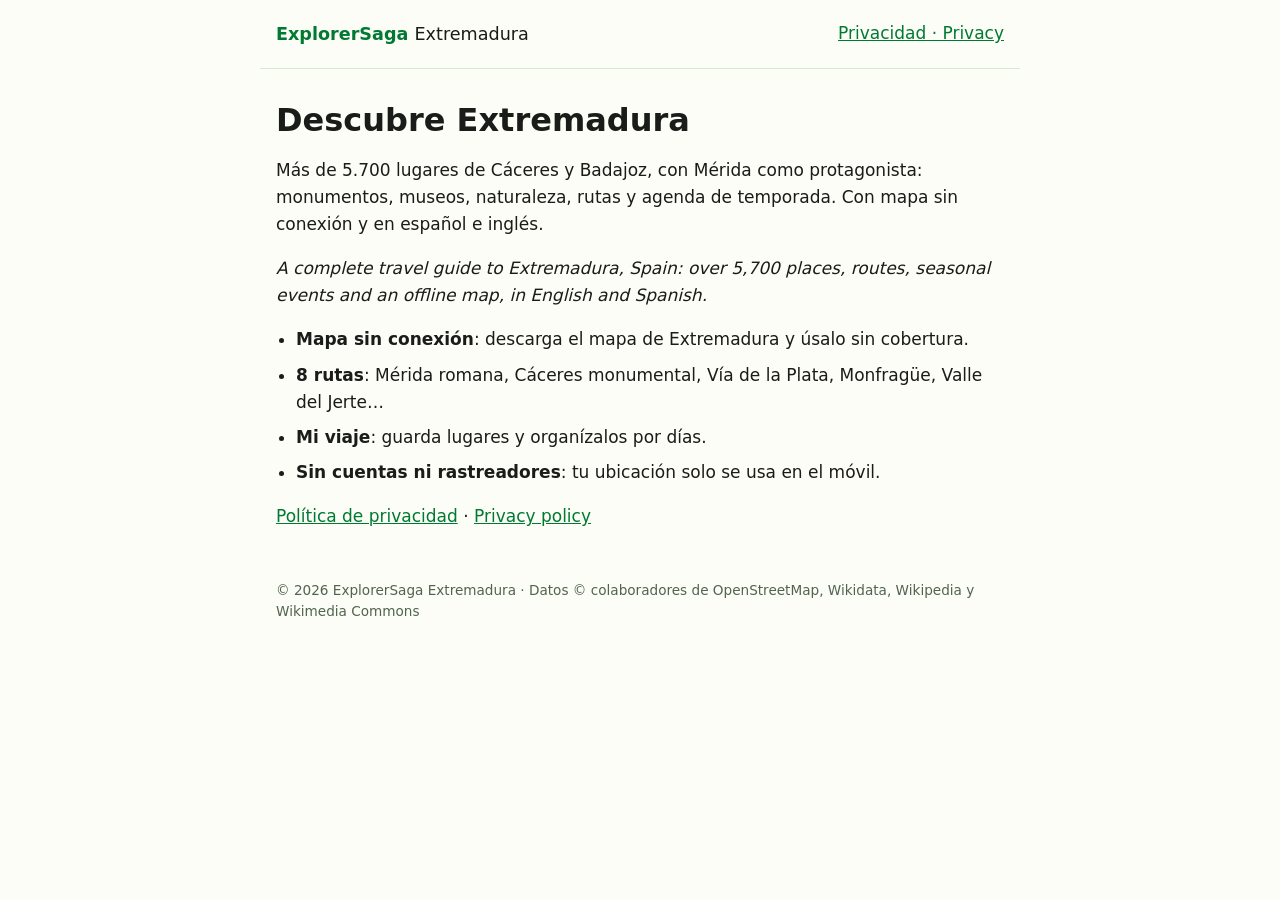
<file: docs/index.html>
<!doctype html>
<html lang="es">
<head>
  <meta charset="utf-8">
  <meta name="viewport" content="width=device-width, initial-scale=1">
  <title>ExplorerSaga Extremadura</title>
  <meta name="description" content="Guía turística de toda Extremadura para Android: monumentos, rutas, mapa sin conexión y agenda de temporada.">
  <link rel="stylesheet" href="style.css">
</head>
<body>
  <header>
    <a class="brand" href="./">ExplorerSaga <span>Extremadura</span></a>
    <nav><a href="privacy/">Privacidad · Privacy</a></nav>
  </header>

  <main>
    <section class="hero">
      <h1>Descubre Extremadura</h1>
      <p>Más de 5.700 lugares de Cáceres y Badajoz, con Mérida como protagonista: monumentos, museos, naturaleza, rutas y agenda de temporada. Con mapa sin conexión y en español e inglés.</p>
      <p lang="en"><em>A complete travel guide to Extremadura, Spain: over 5,700 places, routes, seasonal events and an offline map, in English and Spanish.</em></p>
    </section>

    <ul class="features">
      <li><strong>Mapa sin conexión</strong>: descarga el mapa de Extremadura y úsalo sin cobertura.</li>
      <li><strong>8 rutas</strong>: Mérida romana, Cáceres monumental, Vía de la Plata, Monfragüe, Valle del Jerte…</li>
      <li><strong>Mi viaje</strong>: guarda lugares y organízalos por días.</li>
      <li><strong>Sin cuentas ni rastreadores</strong>: tu ubicación solo se usa en el móvil.</li>
    </ul>

    <p><a href="privacy/">Política de privacidad</a> · <a href="privacy/#en">Privacy policy</a></p>
  </main>

  <footer>© 2026 ExplorerSaga Extremadura · Datos © colaboradores de OpenStreetMap, Wikidata, Wikipedia y Wikimedia Commons</footer>
</body>
</html>
</file>
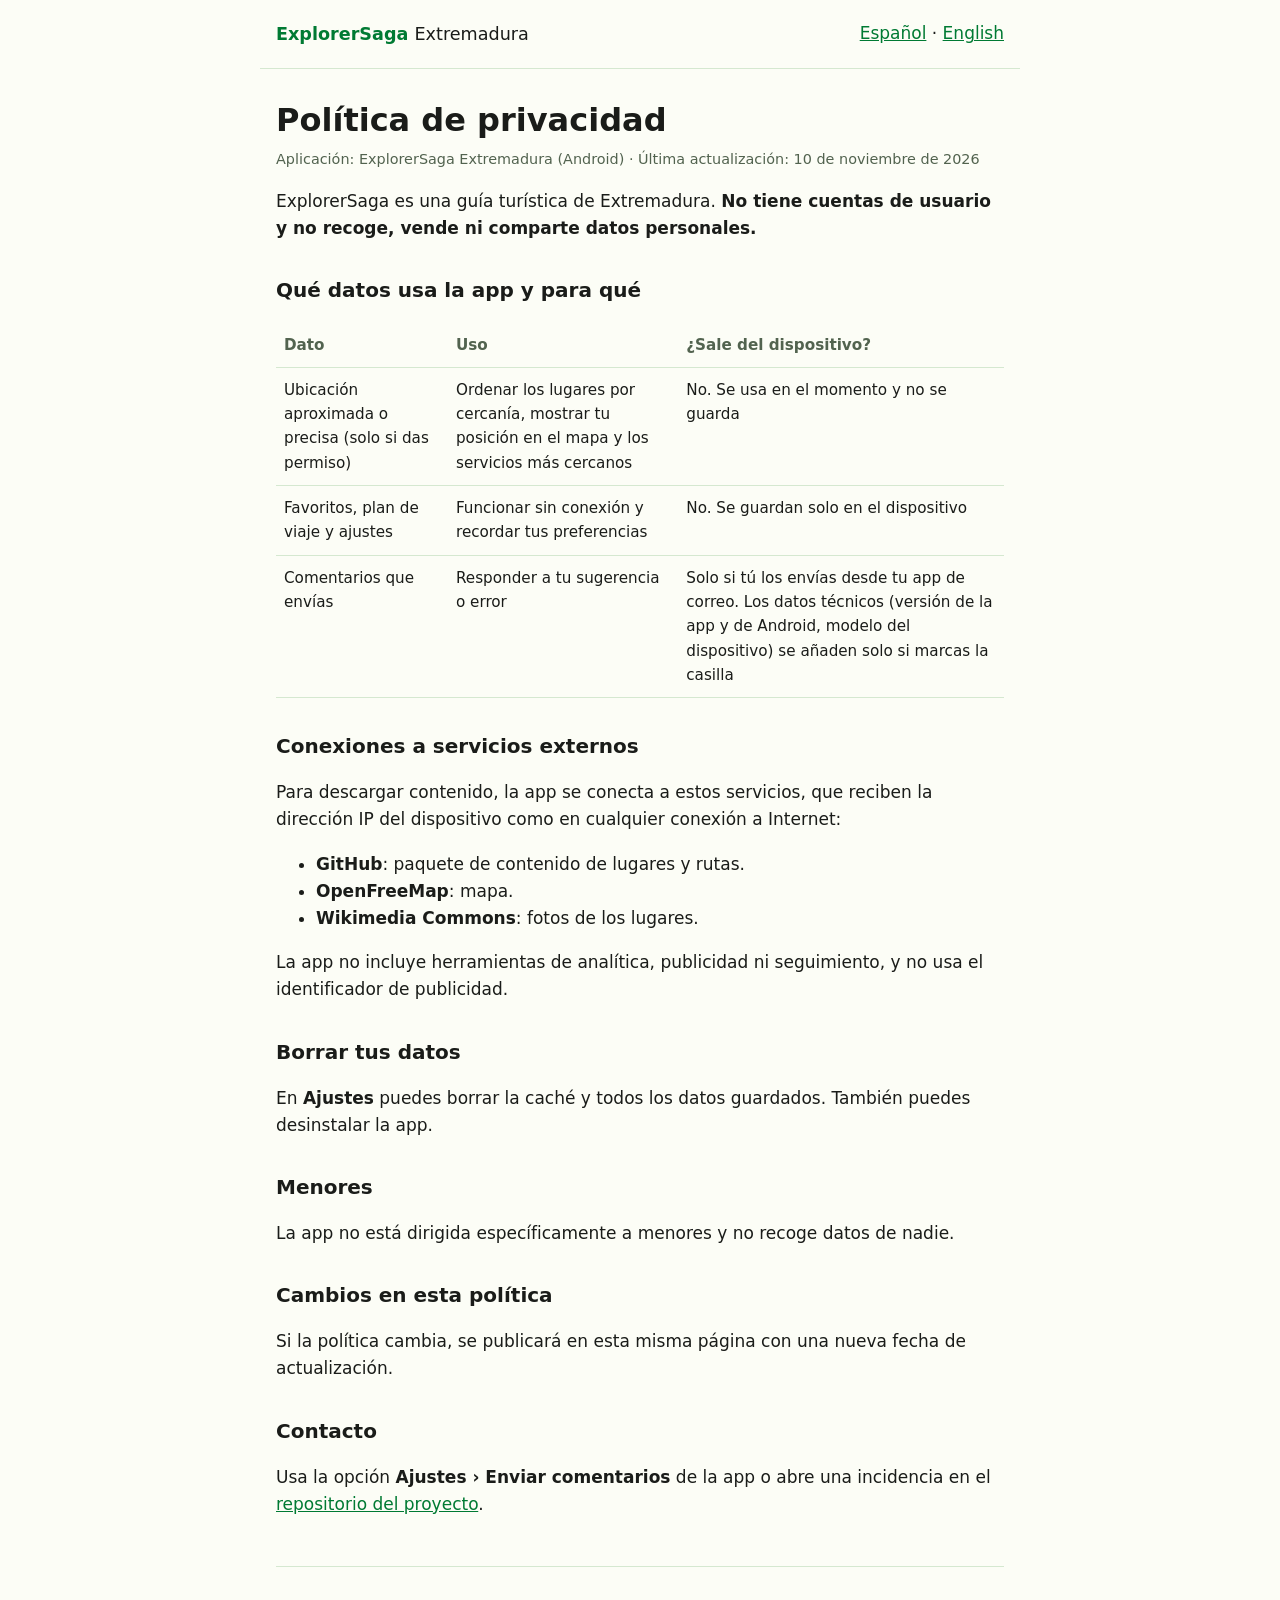
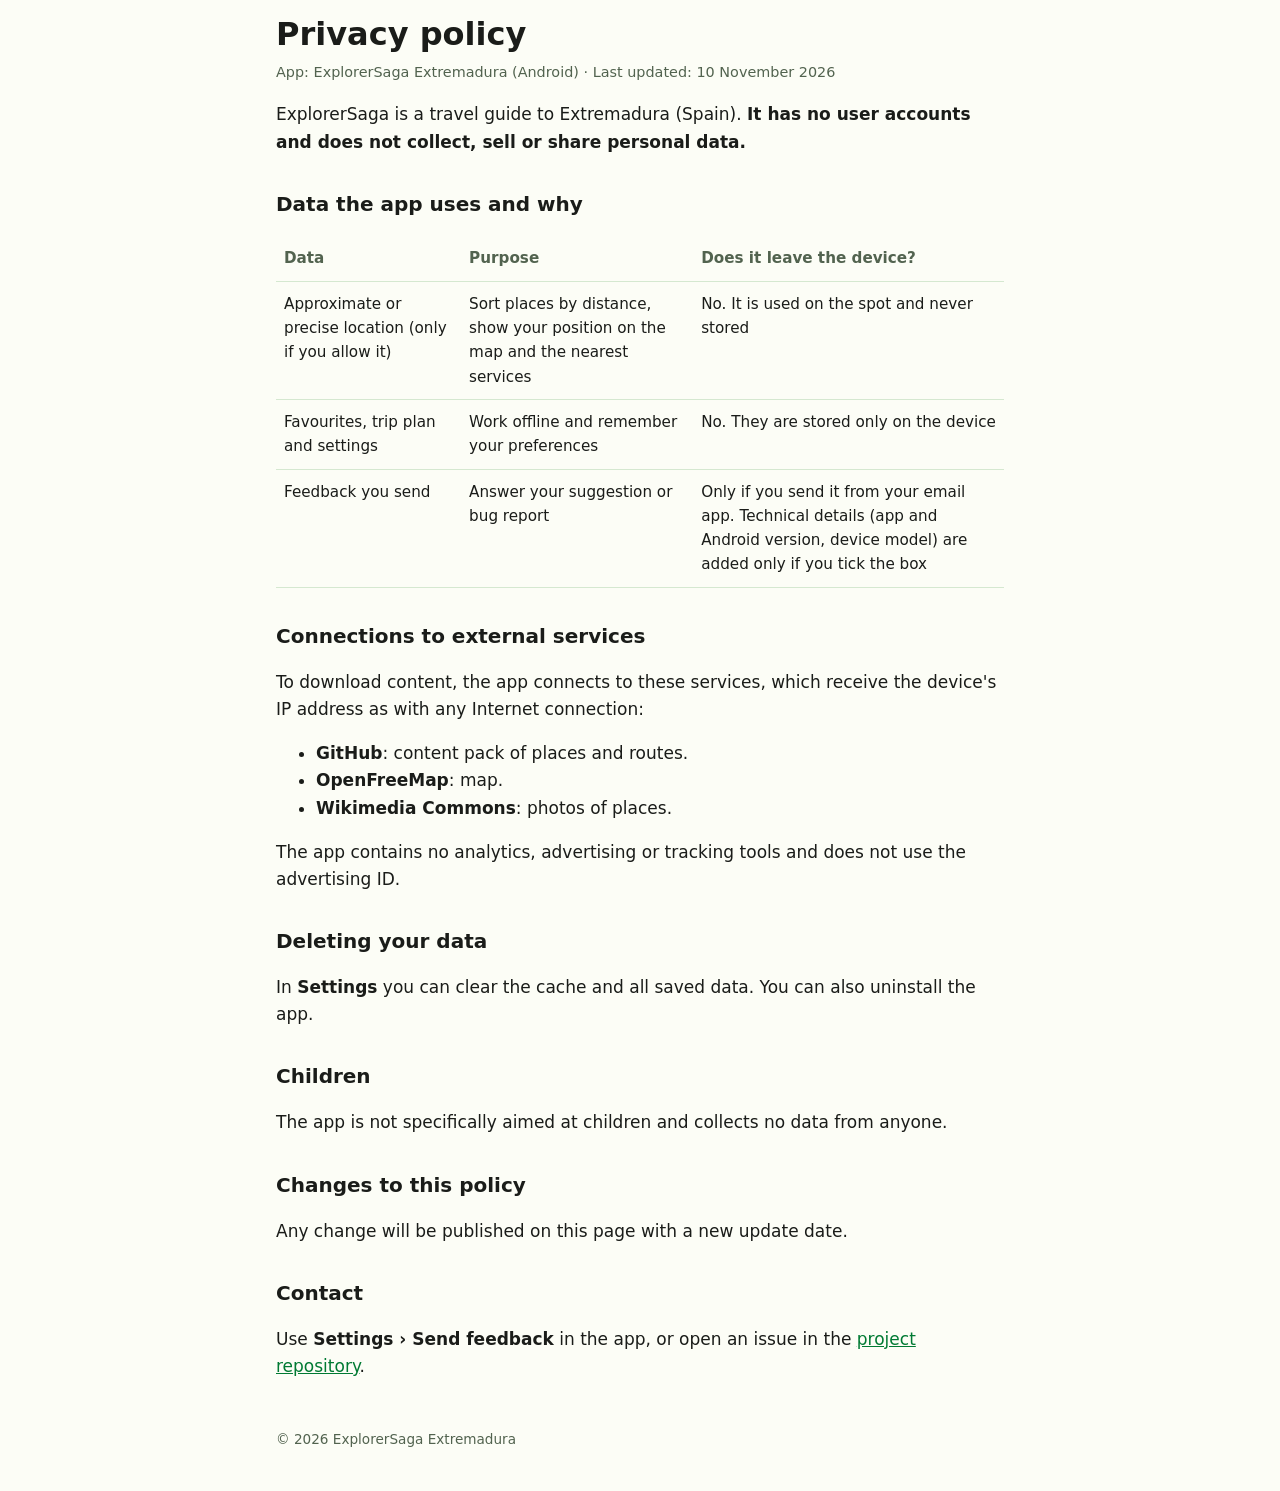
<file: docs/privacy/index.html>
<!doctype html>
<html lang="es">
<head>
  <meta charset="utf-8">
  <meta name="viewport" content="width=device-width, initial-scale=1">
  <title>Política de privacidad · ExplorerSaga Extremadura</title>
  <meta name="description" content="Política de privacidad de la app ExplorerSaga Extremadura para Android.">
  <link rel="stylesheet" href="../style.css">
</head>
<body>
  <header>
    <a class="brand" href="../">ExplorerSaga <span>Extremadura</span></a>
    <nav><a href="#es">Español</a> · <a href="#en">English</a></nav>
  </header>

  <main>
    <article id="es" lang="es">
      <h1>Política de privacidad</h1>
      <p class="meta">Aplicación: ExplorerSaga Extremadura (Android) · Última actualización: 10 de noviembre de 2026</p>

      <p>ExplorerSaga es una guía turística de Extremadura. <strong>No tiene cuentas de usuario y no recoge, vende ni comparte datos personales.</strong></p>

      <h2>Qué datos usa la app y para qué</h2>
      <table>
        <thead><tr><th>Dato</th><th>Uso</th><th>¿Sale del dispositivo?</th></tr></thead>
        <tbody>
          <tr><td>Ubicación aproximada o precisa (solo si das permiso)</td><td>Ordenar los lugares por cercanía, mostrar tu posición en el mapa y los servicios más cercanos</td><td>No. Se usa en el momento y no se guarda</td></tr>
          <tr><td>Favoritos, plan de viaje y ajustes</td><td>Funcionar sin conexión y recordar tus preferencias</td><td>No. Se guardan solo en el dispositivo</td></tr>
          <tr><td>Comentarios que envías</td><td>Responder a tu sugerencia o error</td><td>Solo si tú los envías desde tu app de correo. Los datos técnicos (versión de la app y de Android, modelo del dispositivo) se añaden solo si marcas la casilla</td></tr>
        </tbody>
      </table>

      <h2>Conexiones a servicios externos</h2>
      <p>Para descargar contenido, la app se conecta a estos servicios, que reciben la dirección IP del dispositivo como en cualquier conexión a Internet:</p>
      <ul>
        <li><strong>GitHub</strong>: paquete de contenido de lugares y rutas.</li>
        <li><strong>OpenFreeMap</strong>: mapa.</li>
        <li><strong>Wikimedia Commons</strong>: fotos de los lugares.</li>
      </ul>
      <p>La app no incluye herramientas de analítica, publicidad ni seguimiento, y no usa el identificador de publicidad.</p>

      <h2>Borrar tus datos</h2>
      <p>En <strong>Ajustes</strong> puedes borrar la caché y todos los datos guardados. También puedes desinstalar la app.</p>

      <h2>Menores</h2>
      <p>La app no está dirigida específicamente a menores y no recoge datos de nadie.</p>

      <h2>Cambios en esta política</h2>
      <p>Si la política cambia, se publicará en esta misma página con una nueva fecha de actualización.</p>

      <h2>Contacto</h2>
      <p>Usa la opción <strong>Ajustes › Enviar comentarios</strong> de la app o abre una incidencia en el <a href="https://github.com/AsKrueger/ExplorerSaga-Extremadura/issues">repositorio del proyecto</a>.</p>
    </article>

    <hr>

    <article id="en" lang="en">
      <h1>Privacy policy</h1>
      <p class="meta">App: ExplorerSaga Extremadura (Android) · Last updated: 10 November 2026</p>

      <p>ExplorerSaga is a travel guide to Extremadura (Spain). <strong>It has no user accounts and does not collect, sell or share personal data.</strong></p>

      <h2>Data the app uses and why</h2>
      <table>
        <thead><tr><th>Data</th><th>Purpose</th><th>Does it leave the device?</th></tr></thead>
        <tbody>
          <tr><td>Approximate or precise location (only if you allow it)</td><td>Sort places by distance, show your position on the map and the nearest services</td><td>No. It is used on the spot and never stored</td></tr>
          <tr><td>Favourites, trip plan and settings</td><td>Work offline and remember your preferences</td><td>No. They are stored only on the device</td></tr>
          <tr><td>Feedback you send</td><td>Answer your suggestion or bug report</td><td>Only if you send it from your email app. Technical details (app and Android version, device model) are added only if you tick the box</td></tr>
        </tbody>
      </table>

      <h2>Connections to external services</h2>
      <p>To download content, the app connects to these services, which receive the device's IP address as with any Internet connection:</p>
      <ul>
        <li><strong>GitHub</strong>: content pack of places and routes.</li>
        <li><strong>OpenFreeMap</strong>: map.</li>
        <li><strong>Wikimedia Commons</strong>: photos of places.</li>
      </ul>
      <p>The app contains no analytics, advertising or tracking tools and does not use the advertising ID.</p>

      <h2>Deleting your data</h2>
      <p>In <strong>Settings</strong> you can clear the cache and all saved data. You can also uninstall the app.</p>

      <h2>Children</h2>
      <p>The app is not specifically aimed at children and collects no data from anyone.</p>

      <h2>Changes to this policy</h2>
      <p>Any change will be published on this page with a new update date.</p>

      <h2>Contact</h2>
      <p>Use <strong>Settings › Send feedback</strong> in the app, or open an issue in the <a href="https://github.com/AsKrueger/ExplorerSaga-Extremadura/issues">project repository</a>.</p>
    </article>
  </main>

  <footer>© 2026 ExplorerSaga Extremadura</footer>
</body>
</html>
</file>
<file: docs/style.css>
:root {
  --green: #007a33;
  --text: #1a1c19;
  --muted: #52634f;
  --bg: #fcfdf6;
  --line: #d5e8d0;
}
@media (prefers-color-scheme: dark) {
  :root { --green: #83de85; --text: #e2e3dd; --muted: #b9ccb4; --bg: #1a1c19; --line: #3b4b39; }
}
* { box-sizing: border-box; }
body {
  margin: 0;
  background: var(--bg);
  color: var(--text);
  font: 17px/1.6 system-ui, -apple-system, "Segoe UI", Roboto, sans-serif;
}
header, main, footer { max-width: 760px; margin: 0 auto; padding: 0 16px; }
header { display: flex; justify-content: space-between; align-items: center; gap: 12px; flex-wrap: wrap; padding-top: 20px; padding-bottom: 20px; border-bottom: 1px solid var(--line); }
.brand { font-weight: 700; color: var(--green); text-decoration: none; font-size: 1.1rem; }
.brand span { color: var(--text); font-weight: 400; }
a { color: var(--green); }
h1 { font-size: 2rem; line-height: 1.2; margin: 32px 0 8px; }
h2 { font-size: 1.25rem; margin-top: 32px; }
.meta { color: var(--muted); font-size: 0.9rem; margin-top: 0; }
table { width: 100%; border-collapse: collapse; font-size: 0.95rem; }
th, td { text-align: left; vertical-align: top; padding: 10px 8px; border-bottom: 1px solid var(--line); }
th { color: var(--muted); font-weight: 600; }
hr { border: 0; border-top: 1px solid var(--line); margin: 48px 0; }
.features { padding-left: 20px; }
.features li { margin-bottom: 8px; }
footer { color: var(--muted); font-size: 0.85rem; padding-top: 32px; padding-bottom: 40px; }
@media (max-width: 560px) {
  table, thead, tbody, tr, th, td { display: block; }
  thead { display: none; }
  td { border: 0; padding: 2px 0; }
  tr { border-bottom: 1px solid var(--line); padding: 10px 0; }
}
</file>
